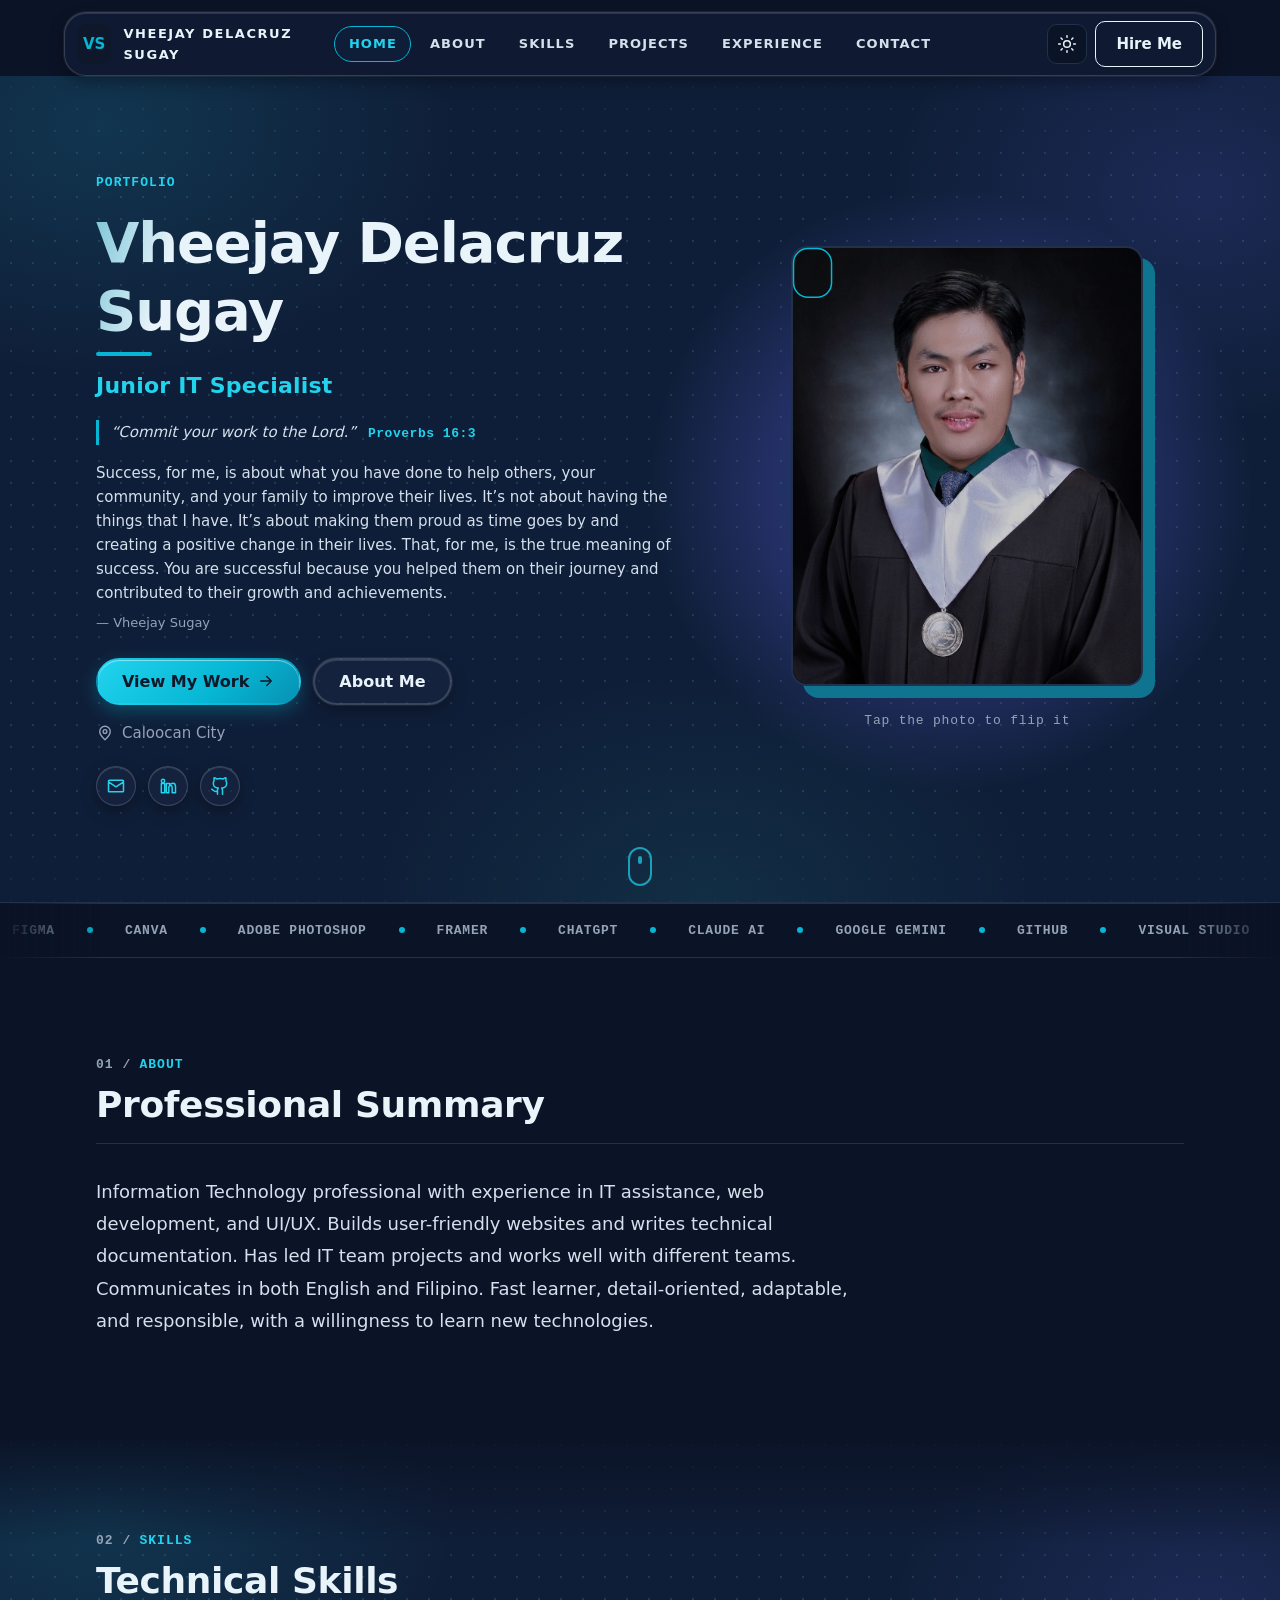
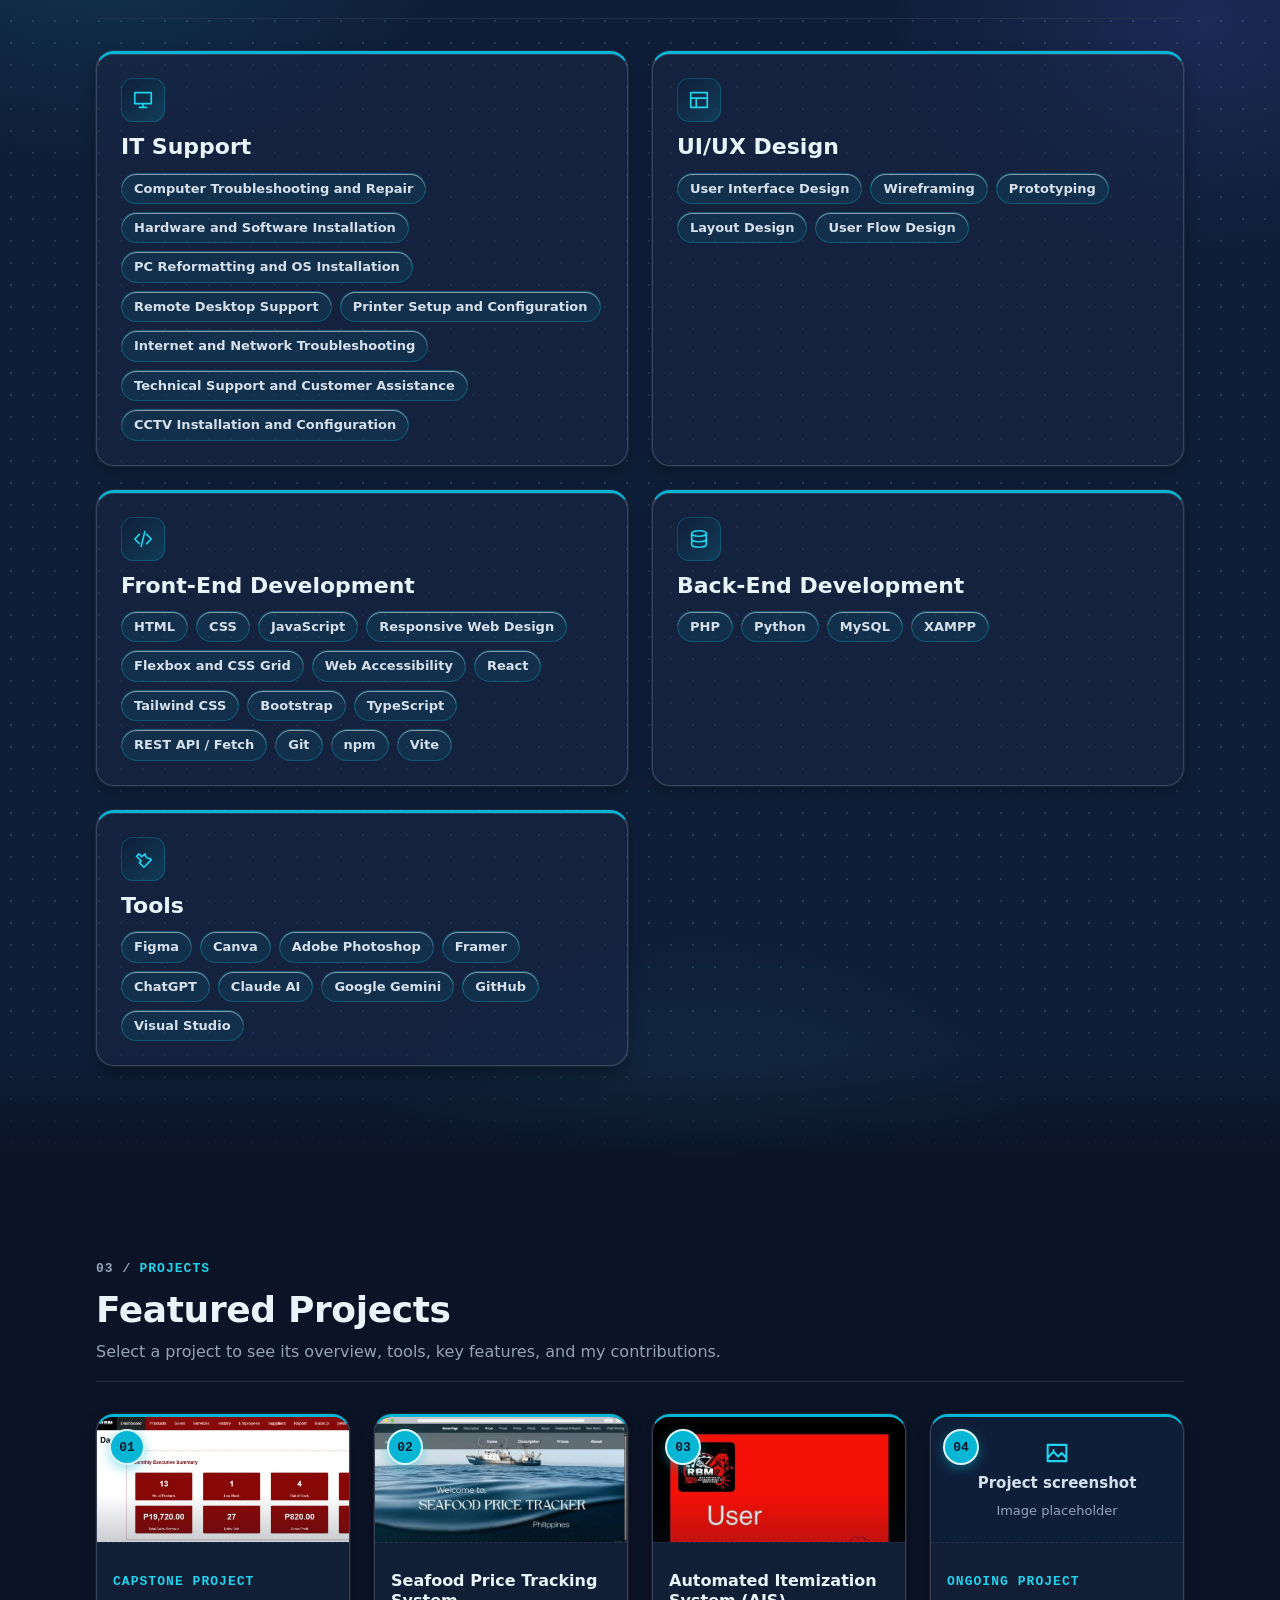
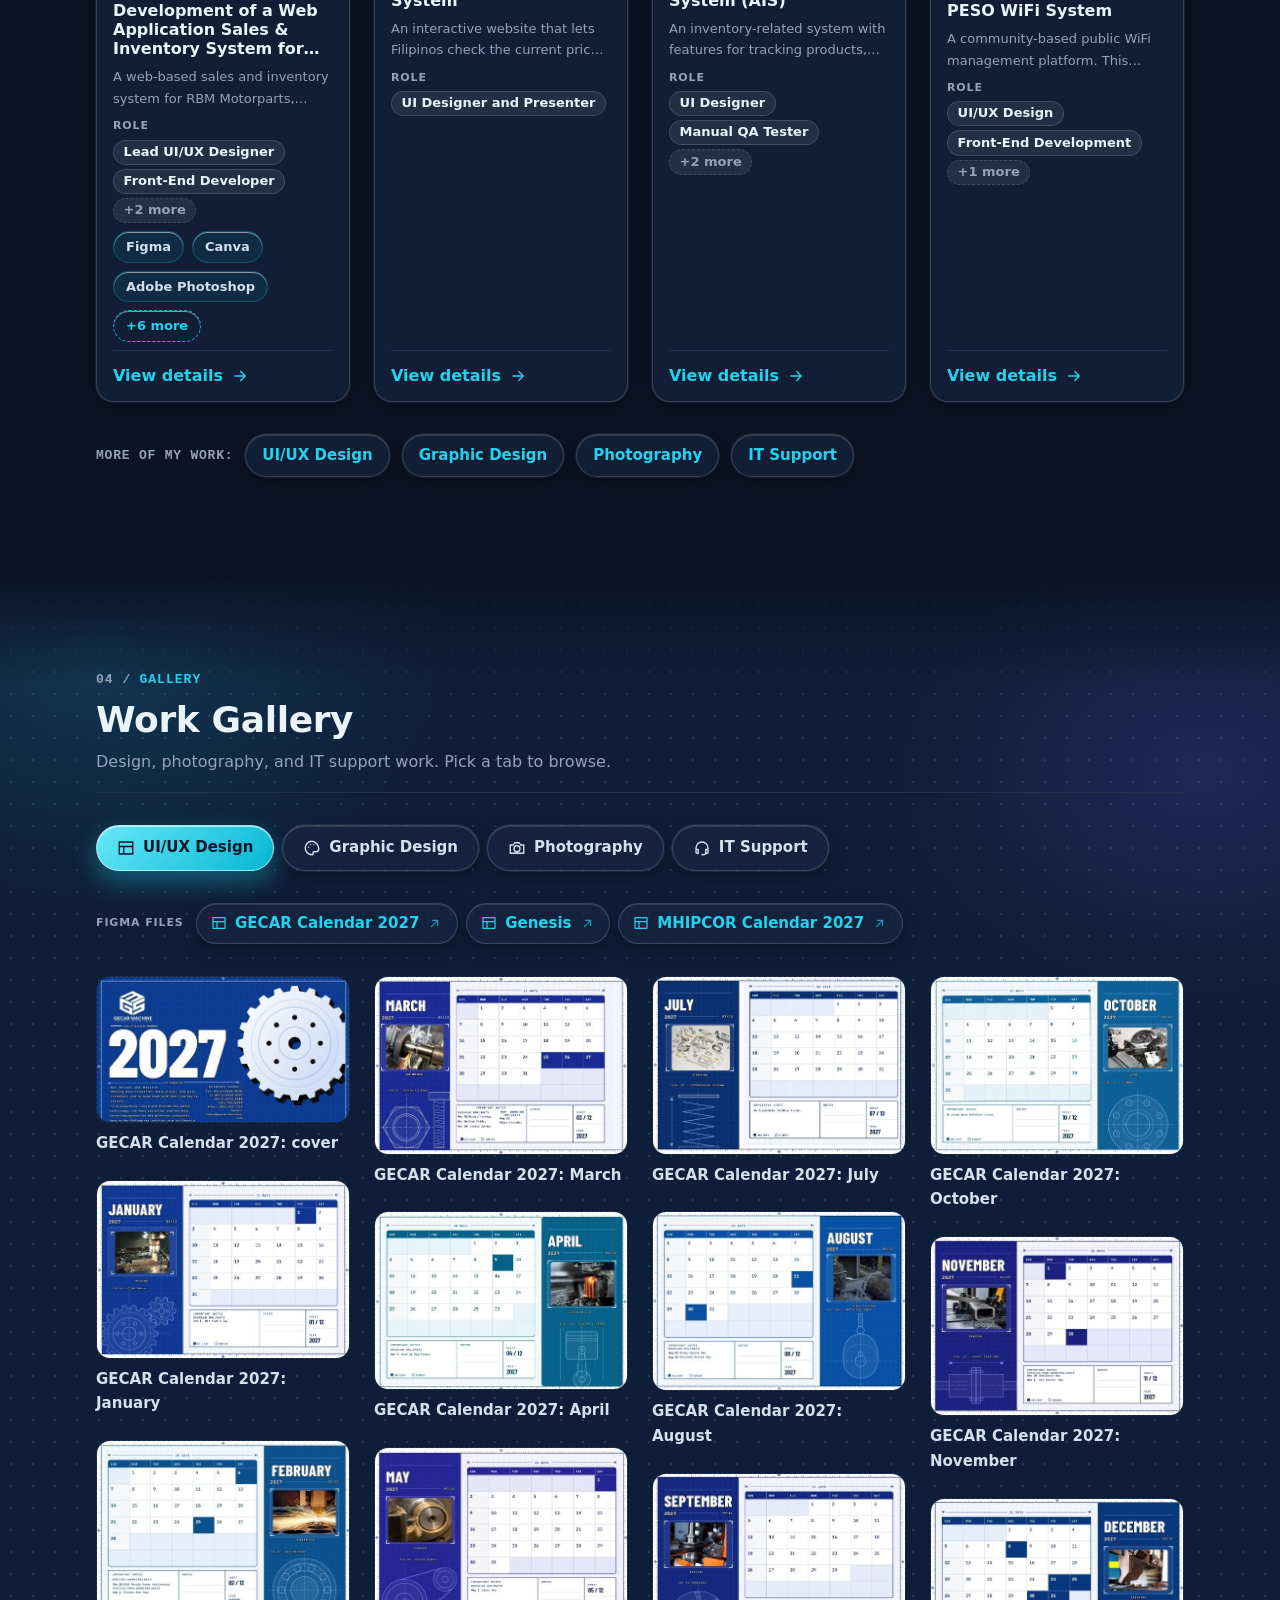
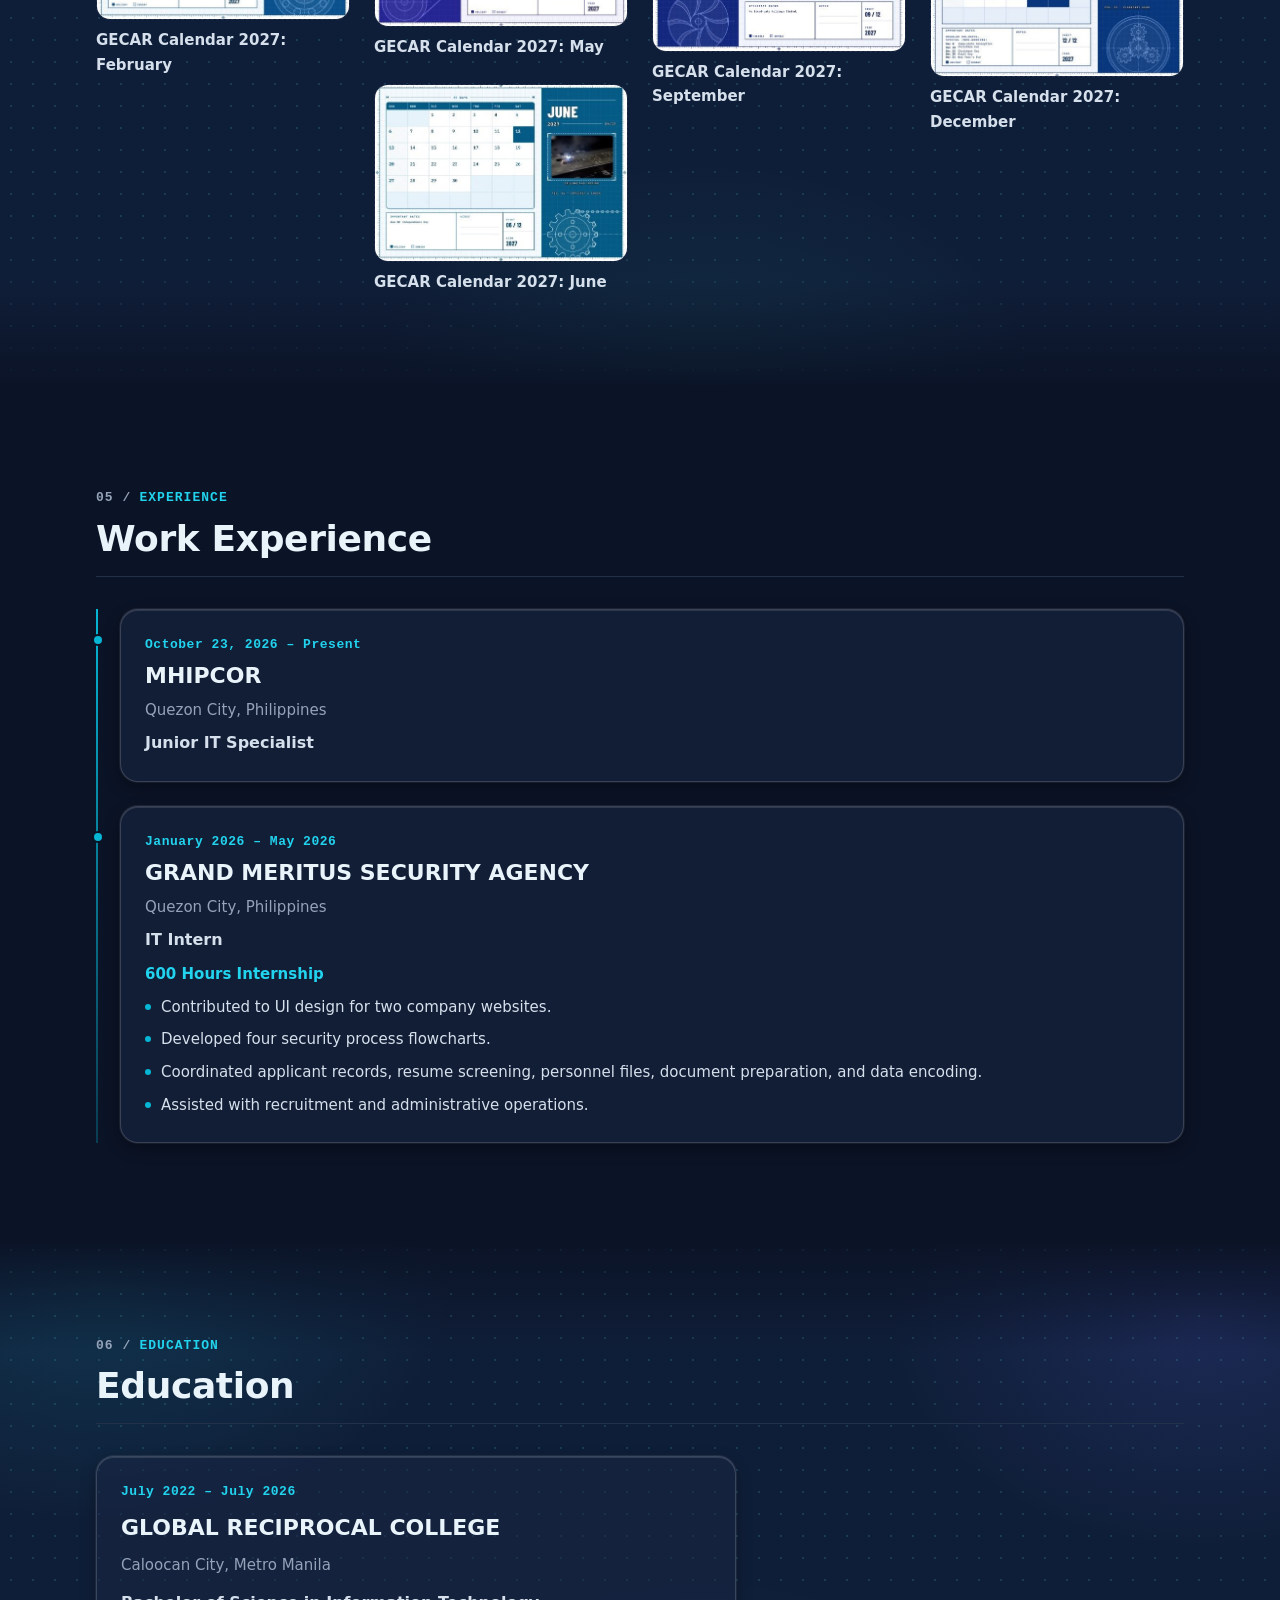
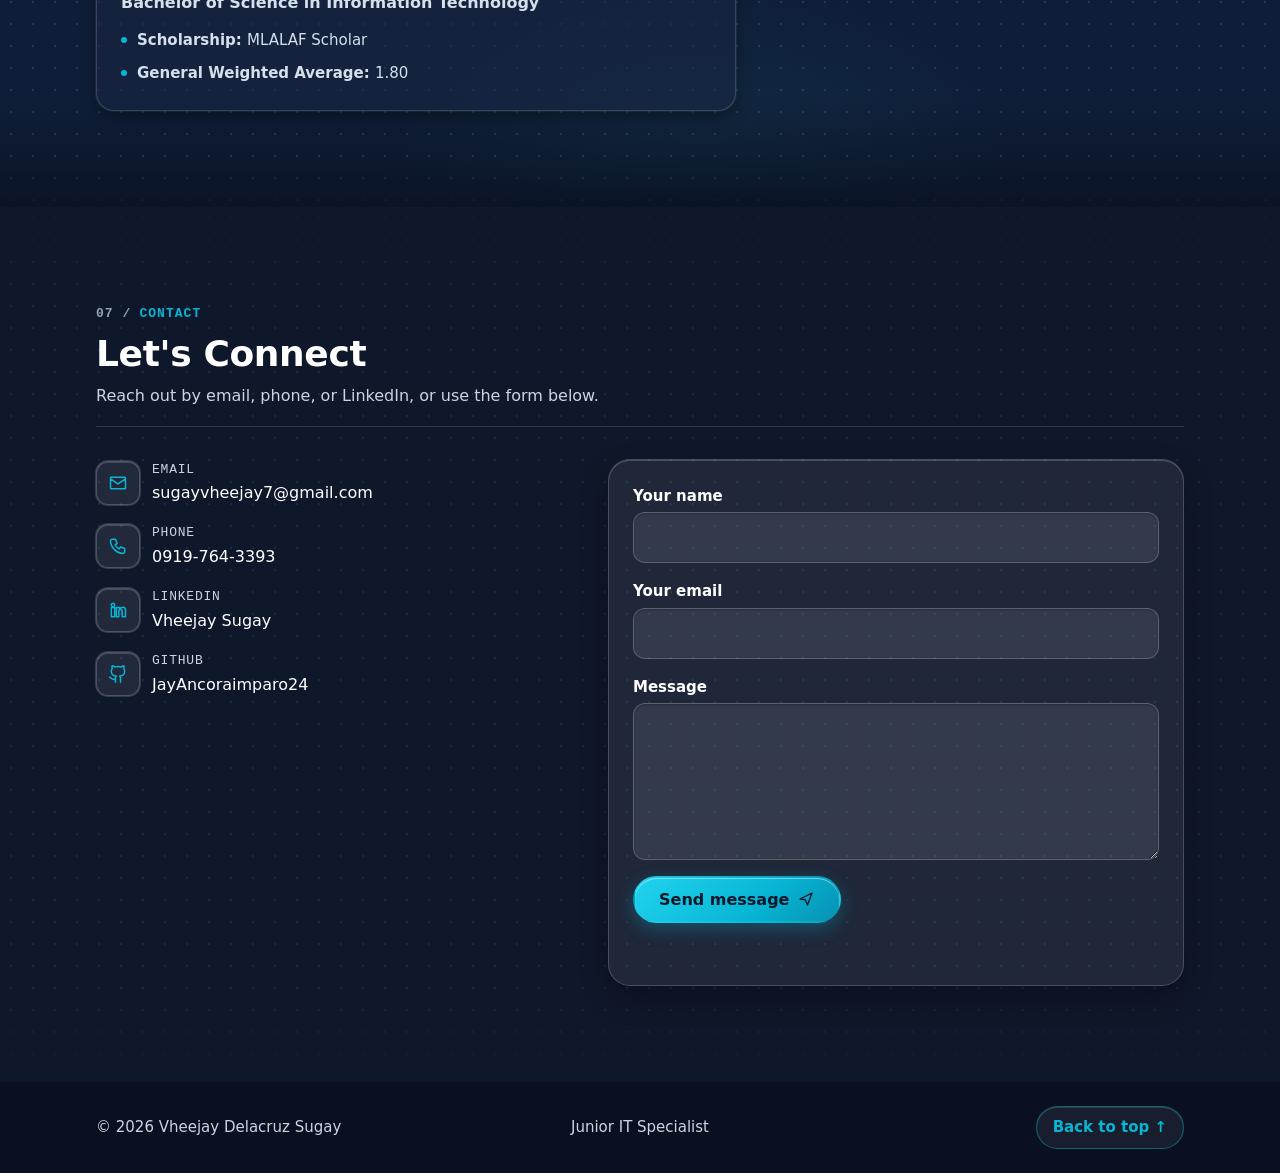
<file: index.html>
<!doctype html>
<html lang="en">
  <head>
    <meta charset="utf-8" />
    <meta name="viewport" content="width=device-width, initial-scale=1" />
    <title>Vheejay Delacruz Sugay | Junior IT Specialist</title>
    <meta
      name="description"
      content="Portfolio of Vheejay Delacruz Sugay, Junior IT Specialist based in Caloocan City, Philippines: IT support, UI/UX design, front-end development, graphic design, and photography."
    />
    <meta property="og:type" content="website" />
    <meta property="og:title" content="Vheejay Delacruz Sugay | Junior IT Specialist" />
    <meta
      property="og:description"
      content="IT support, UI/UX design, front-end development, graphic design, and photography. Caloocan City, Philippines."
    />    <meta name="theme-color" content="#0F172A" />
    <link rel="icon" href="assets/favicon.svg" type="image/svg+xml" />
    <script src="js/themeInit.js"></script>
    <link rel="stylesheet" href="styles/main.css" />
    <script type="module" src="js/main.js"></script>
  </head>
  <body>
    <a class="skip-link" href="#main">Skip to content</a>
    <div id="site-header"></div>
    <main id="main"></main>
    <div id="site-footer"></div>
    <noscript><p class="container error-message">Please enable JavaScript to view this portfolio.</p></noscript>
  </body>
</html>
</file>
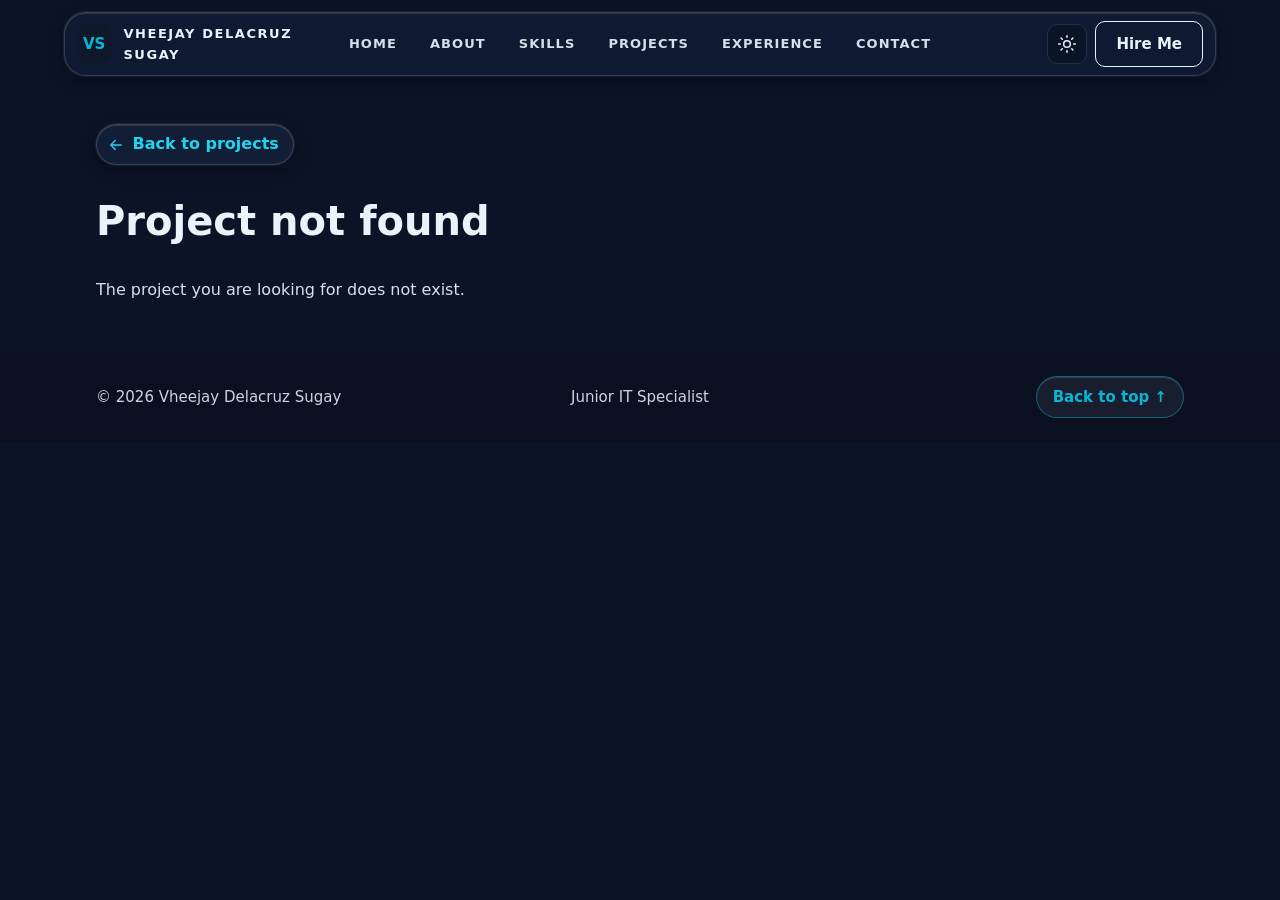
<file: pages/project.html>
<!doctype html>
<html lang="en">
  <head>
    <meta charset="utf-8" />
    <meta name="viewport" content="width=device-width, initial-scale=1" />
    <title>Project | Vheejay Delacruz Sugay</title>
    <meta name="theme-color" content="#0F172A" />
    <link rel="icon" href="../assets/favicon.svg" type="image/svg+xml" />
    <script src="../js/themeInit.js"></script>
    <link rel="stylesheet" href="../styles/main.css" />
    <script type="module" src="../js/projectPage.js"></script>
  </head>
  <body>
    <a class="skip-link" href="#main">Skip to content</a>
    <div id="site-header"></div>
    <main id="main"></main>
    <div id="site-footer"></div>
    <noscript><p class="container error-message">Please enable JavaScript to view this project.</p></noscript>
  </body>
</html>
</file>
<file: styles/main.css>
/*
 * Stylesheet entry point. One file per part of the page, in this order:
 * foundations first, then components, then special cases.
 */

/* Foundations */
@import url('tokens.css');
@import url('base.css');
@import url('layout.css');

/* Components */
@import url('navbar.css');
@import url('buttons.css');
@import url('cards.css');
@import url('media.css');
@import url('lightbox.css');
@import url('marquee.css');
@import url('snake.css');
@import url('tabs.css');

/* Page sections */
@import url('hero.css');
@import url('experience.css');
@import url('contact.css');
@import url('project-page.css');

/* Special cases */
@import url('polish.css');
@import url('glass.css');
@import url('edit-mode.css');
@import url('theme-dark.css');
</file>
